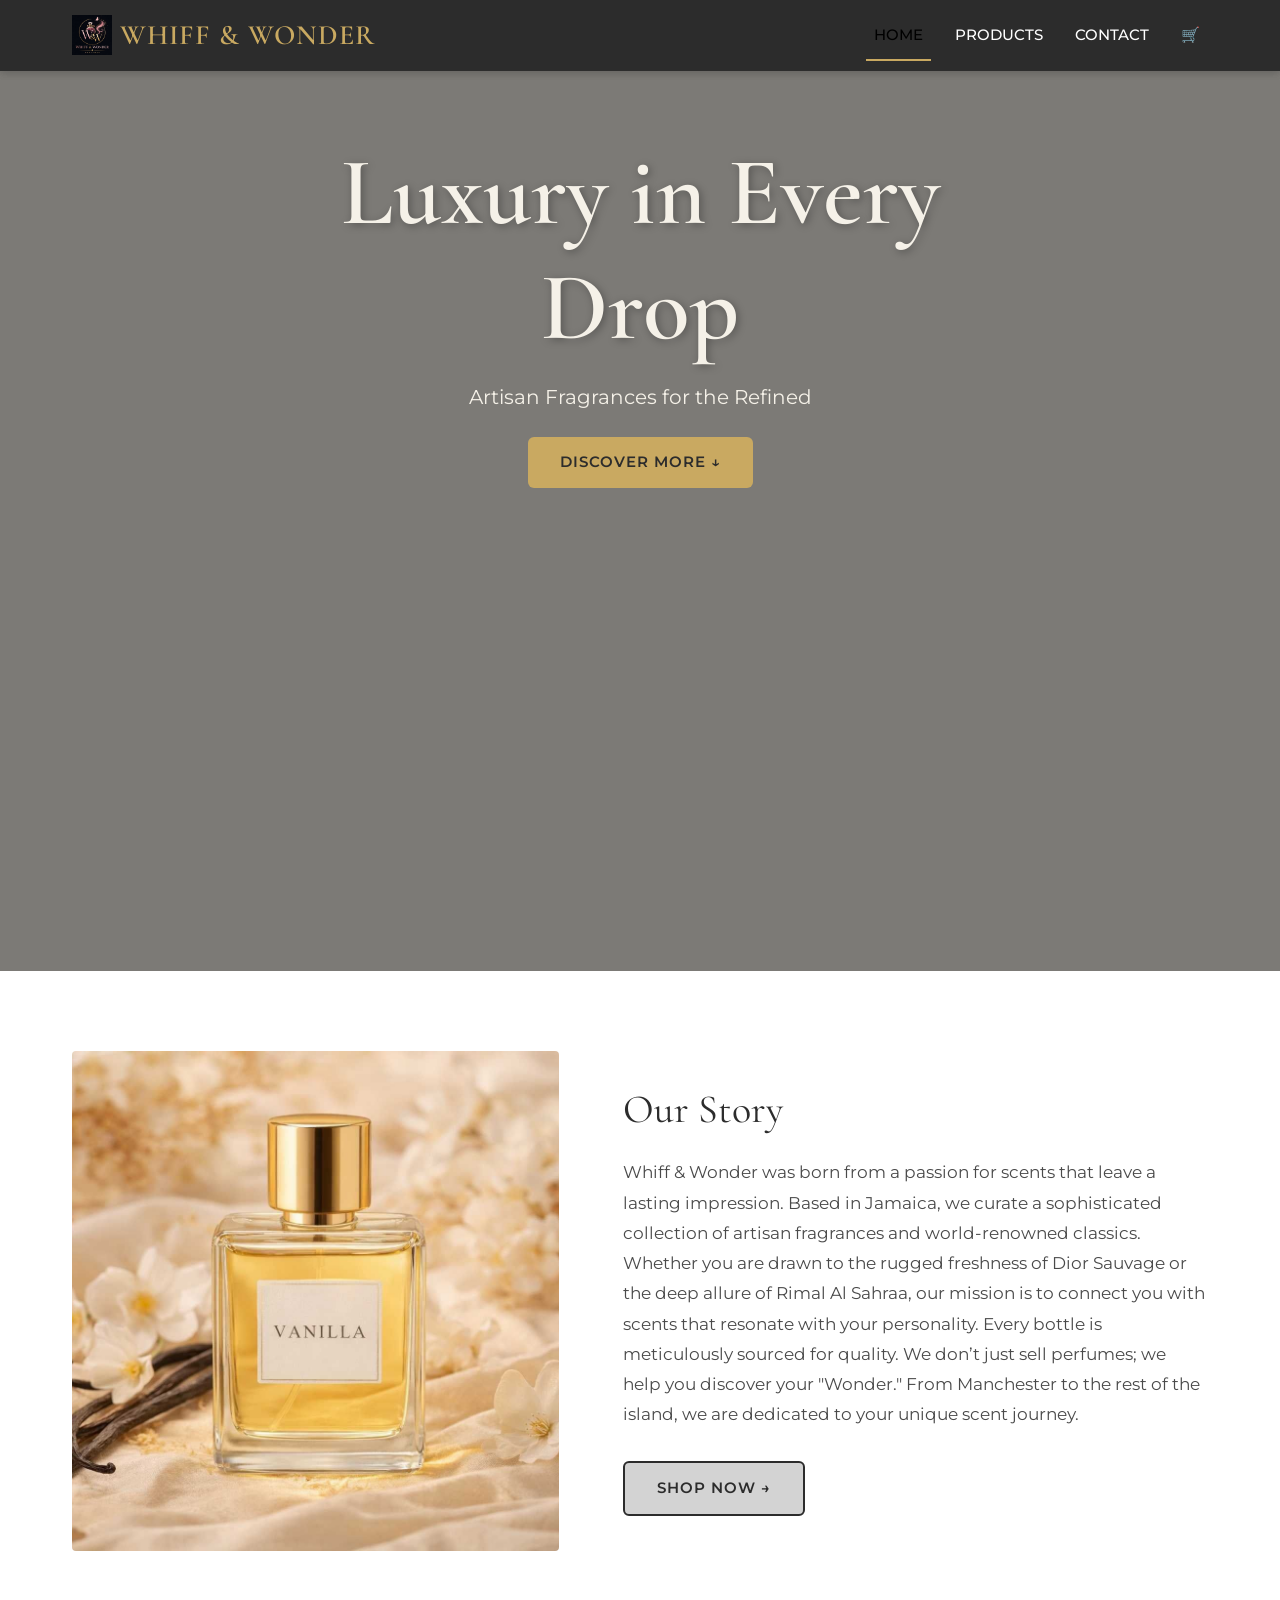
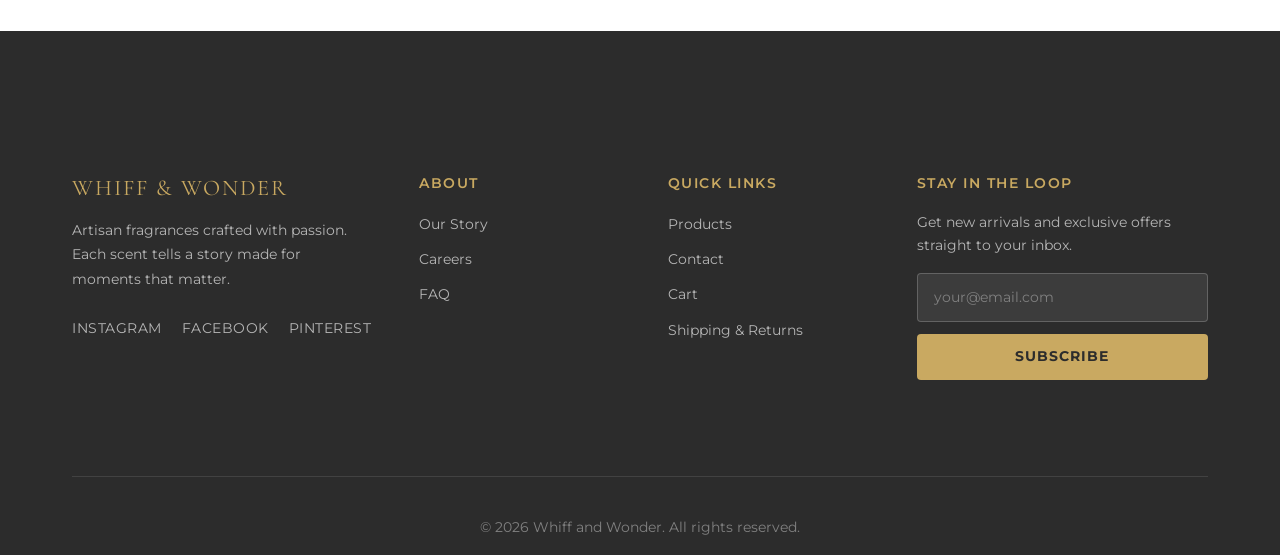
<file: index.html>
<!DOCTYPE html>
<html lang="en">

<head>
    <meta charset="UTF-8">
    <meta name="viewport" content="width=device-width, initial-scale=1.0">
    <title>Whiff & Wonder | Artisan Fragrances</title>

    <link href="https://cdn.jsdelivr.net/npm/bootstrap@5.3.0/dist/css/bootstrap.min.css" rel="stylesheet">

    <link rel="stylesheet" href="css/style.css">
    <link rel="stylesheet" href="css/index.css">
</head>

<body>
    <!-- Header Section Global  -->
    <header id="header-placeholder"></header>

    <main>
        <!-- Hero Section with Slider -->
        <section class="hero">
            <figure class="slider">
                <img src="images/FE.jpeg" alt="French Essence">
                <img src="images/simone.jpeg" alt="Apricot Innocence">
                <img src="images/vickiC2.jpeg" alt="Vicki's Secret Bombshell">
                <img src="images/ysl_sauvage2.jpeg" alt="Dior Sauvage">
                <img src="images/asad.jpeg" alt="Lattafa Asad">
                <figcaption class="hero-content">
                    <h1>Luxury in Every Drop</h1>
                    <p>Artisan Fragrances for the Refined</p>
                    <a href="#about" class="btn btn-primary">Discover More ↓</a>
                </figcaption>
            </figure>
        </section>

        <!-- About Section -->
        <section id="about" class="about">
            <section class="about-content container">
                <img src="images/vanilla.jpeg" alt="Artisan at work" class="about-image">
                <article class="about-text">
                    <h2>Our Story</h2>
                    <p class="long-para">
                        Whiff & Wonder was born from a passion for scents that leave a lasting impression. Based in
                        Jamaica, we curate a sophisticated collection of artisan fragrances and world-renowned classics.
                        Whether you are drawn to the rugged freshness of Dior Sauvage or the deep allure of Rimal Al
                        Sahraa, our mission is to connect you with scents that resonate with your personality. Every
                        bottle is meticulously sourced for quality. We don’t just sell perfumes; we help you discover
                        your "Wonder." From Manchester to the rest of the island, we are dedicated to your unique scent
                        journey.
                    </p>
                    <a href="products.html" class="btn btn-secondary">Shop Now →</a>
                </article>
            </section>
        </section>
    </main>

    <!-- Footer Section Global-->
    <footer id="footer-placeholder"></footer>

    <script src="js/includes.js"></script>
    <script src="js/main.js"></script>
    <script src="https://cdn.jsdelivr.net/npm/bootstrap@5.3.0/dist/js/bootstrap.bundle.min.js"></script>
</body>

</html>
</file>
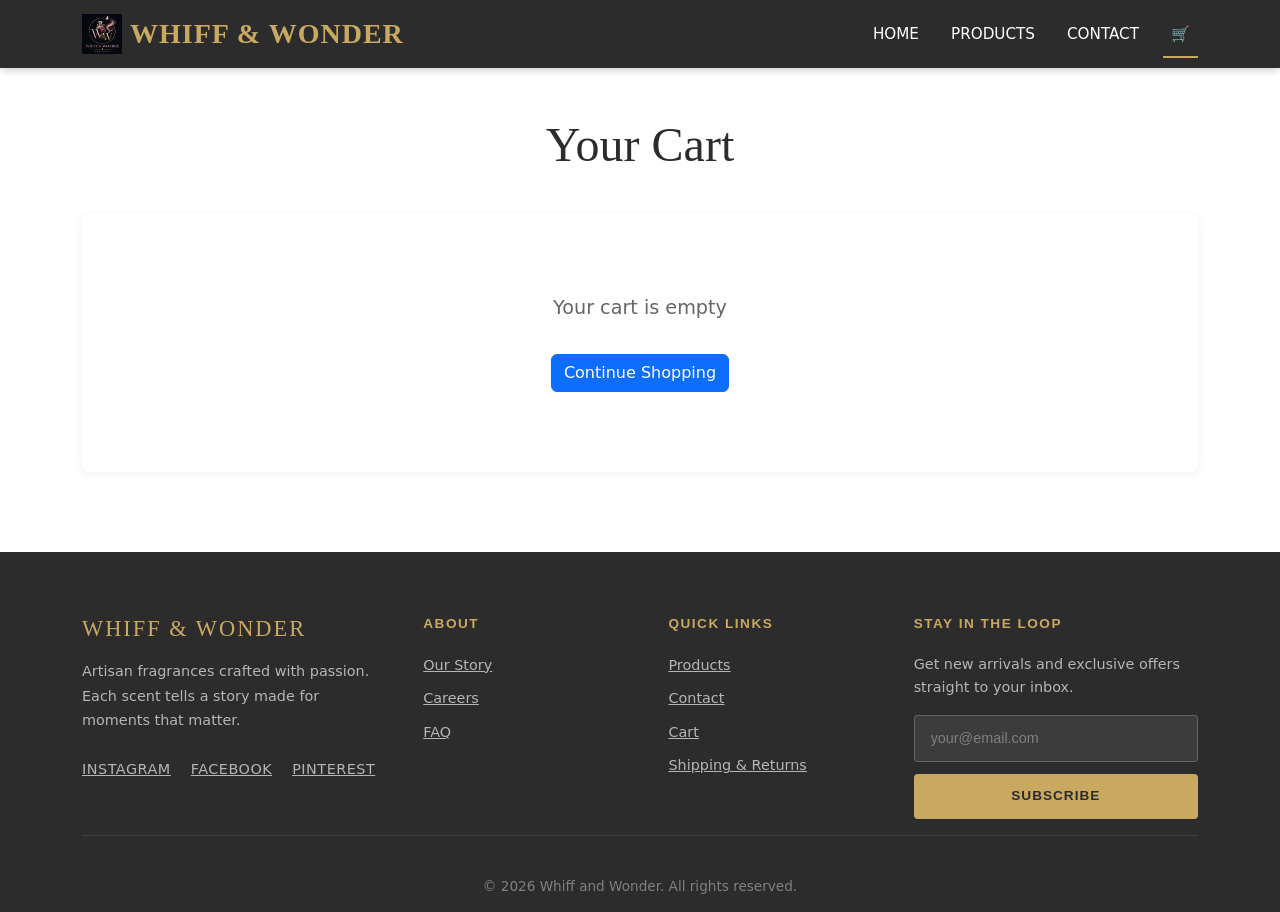
<file: cart.html>
<!DOCTYPE html>
<html lang="en">

<head>
    <meta charset="UTF-8">
    <meta name="viewport" content="width=device-width, initial-scale=1.0">
    <meta name="description" content="Your shopping cart at Whiff and Wonder">
    <title>Cart | Whiff & Wonder</title>

    <link href="https://cdn.jsdelivr.net/npm/bootstrap@5.3.0/dist/css/bootstrap.min.css" rel="stylesheet">

    <link rel="stylesheet" href="css/style.css">
    <link rel="stylesheet" href="css/cart.css">
</head>

<body>

    <!-- Header Section Global -->
    <header id="header-placeholder"></header>

    <main class="container">

        <!-- Cart Header -->
        <section class="cart-header">
            <h1>Your Cart</h1>
        </section>

        <!-- Empty Cart Message -->
        <section class="empty-cart" id="emptyCart">
            <p>Your cart is empty</p>
            <a href="products.html" class="btn btn-primary">Continue Shopping</a>
        </section>

        <!-- Cart Container -->
        <section class="cart-container hidden" id="cartContainer">

            <!-- Cart Items Table -->
            <section class="cart-items">
                <table class="cart-table">
                    <thead>
                        <tr>
                            <th scope="col">Item</th>
                            <th scope="col">Name</th>
                            <th scope="col">Quantity</th>
                            <th scope="col">Price</th>
                            <th scope="col"><span class="visually-hidden">Remove</span></th>
                        </tr>
                    </thead>
                    <tbody id="cartItems">
                    </tbody>
                </table>
            </section>

            <!-- Order Summary -->
            <aside class="cart-summary">
                <h2>Order Summary</h2>

                <dl class="summary-list">
                    <dt>Subtotal</dt>
                    <dd id="subtotal">$0.00</dd>

                    <dt>Shipping</dt>
                    <dd id="shipping">$0.00</dd>

                    <dt class="total">Total</dt>
                    <dd id="total" class="total">$0.00</dd>
                </dl>

                <button class="btn btn-primary" onclick="proceedToCheckout()">
                    Proceed to Checkout
                </button>
            </aside>

        </section>
    </main>

    <!-- Footer Section Global-->
    <footer id="footer-placeholder"></footer>

    <script src="js/includes.js"></script>
    <script src="js/main.js"></script>
    <script src="https://cdn.jsdelivr.net/npm/bootstrap@5.3.0/dist/js/bootstrap.bundle.min.js"></script>

</body>

</html>
</file>
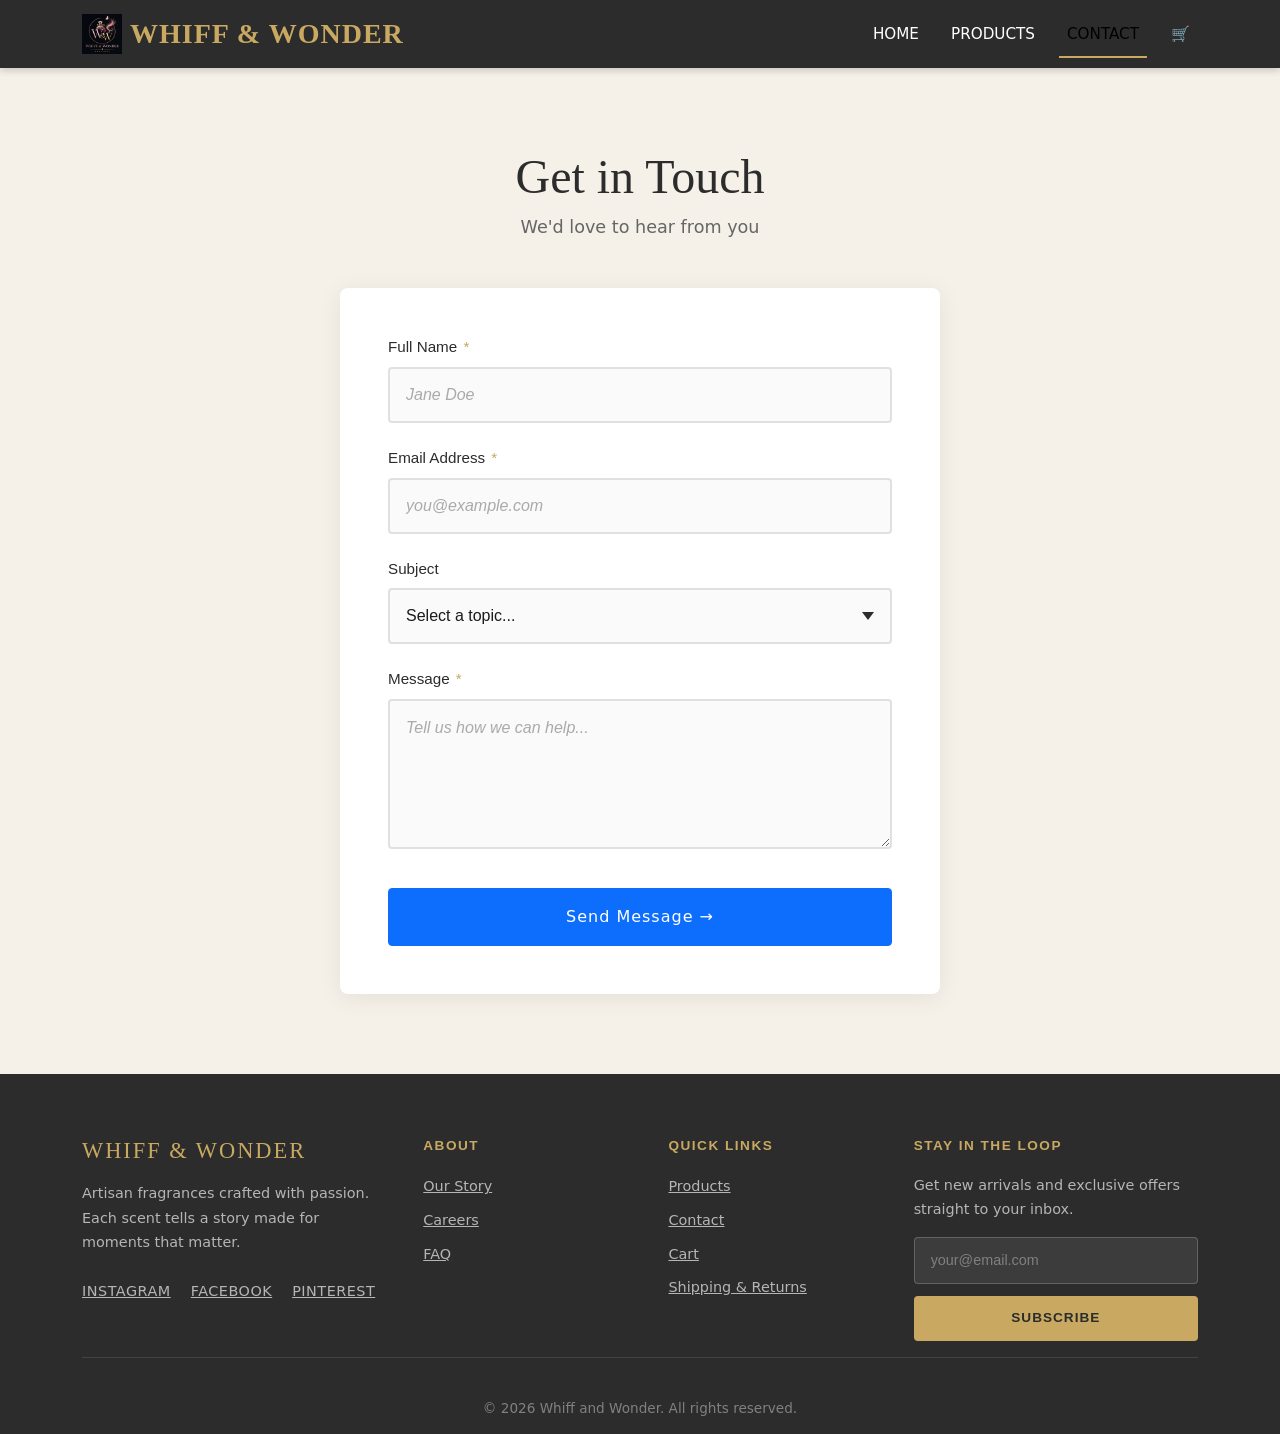
<file: contact.html>
<!DOCTYPE html>
<html lang="en">

<head>
    <meta charset="UTF-8">
    <meta name="viewport" content="width=device-width, initial-scale=1.0">
    <meta name="description" content="Get in touch with Whiff and Wonder">
    <title>Contact Us | Whiff & Wonder</title>

    <link href="https://cdn.jsdelivr.net/npm/bootstrap@5.3.0/dist/css/bootstrap.min.css" rel="stylesheet">
    <link rel="stylesheet" href="css/style.css">
    <link rel="stylesheet" href="css/contact.css">
</head>

<body>

    <!-- Header Section Global -->
    <header id="header-placeholder"></header>

    <main>
        <section class="contact">
            <div class="container">

                <!-- Contact Header -->
                <hgroup class="contact-header">
                    <h1>Get in Touch</h1>
                    <p>We'd love to hear from you</p>
                </hgroup>

                <!-- Success Banner -->
                <p id="successBanner" class="success-banner" hidden>
                    ✓ Thank you! We'll be in touch soon.
                </p>

                <!-- Contact Form -->
                <form id="contactForm" class="contact-form" novalidate>

                    <fieldset class="form-group">
                        <label for="fullName">Full Name <abbr title="required">*</abbr></label>
                        <input type="text" id="fullName" name="fullName" required placeholder="Jane Doe"
                            aria-describedby="nameError">
                        <small id="nameError" class="error-message" hidden>
                            Please enter your full name (letters only)
                        </small>
                    </fieldset>

                    <fieldset class="form-group">
                        <label for="email">Email Address <abbr title="required">*</abbr></label>
                        <input type="email" id="email" name="email" required placeholder="you@example.com"
                            aria-describedby="emailError">
                        <small id="emailError" class="error-message" hidden>
                            Please enter a valid email address
                        </small>
                    </fieldset>

                    <fieldset class="form-group">
                        <label for="subject">Subject</label>
                        <select id="subject" name="subject">
                            <option value="" disabled selected>Select a topic...</option>
                            <option value="order">Order Enquiry</option>
                            <option value="product">Product Question</option>
                            <option value="wholesale">Wholesale</option>
                            <option value="other">Other</option>
                        </select>
                    </fieldset>

                    <fieldset class="form-group">
                        <label for="message">Message <abbr title="required">*</abbr></label>
                        <textarea id="message" name="message" required placeholder="Tell us how we can help..."
                            aria-describedby="messageError"></textarea>
                        <small id="messageError" class="error-message" hidden>
                            Please enter your message
                        </small>
                    </fieldset>

                    <button type="submit" class="btn btn-primary w-100">
                        Send Message →
                    </button>

                </form>

            </div>
        </section>
    </main>

    <!-- Footer Section Global-->
    <footer id="footer-placeholder"></footer>

    <script src="js/includes.js"></script>
    <script src="js/main.js"></script>
    <script src="https://cdn.jsdelivr.net/npm/bootstrap@5.3.0/dist/js/bootstrap.bundle.min.js"></script>

</body>

</html>
</file>
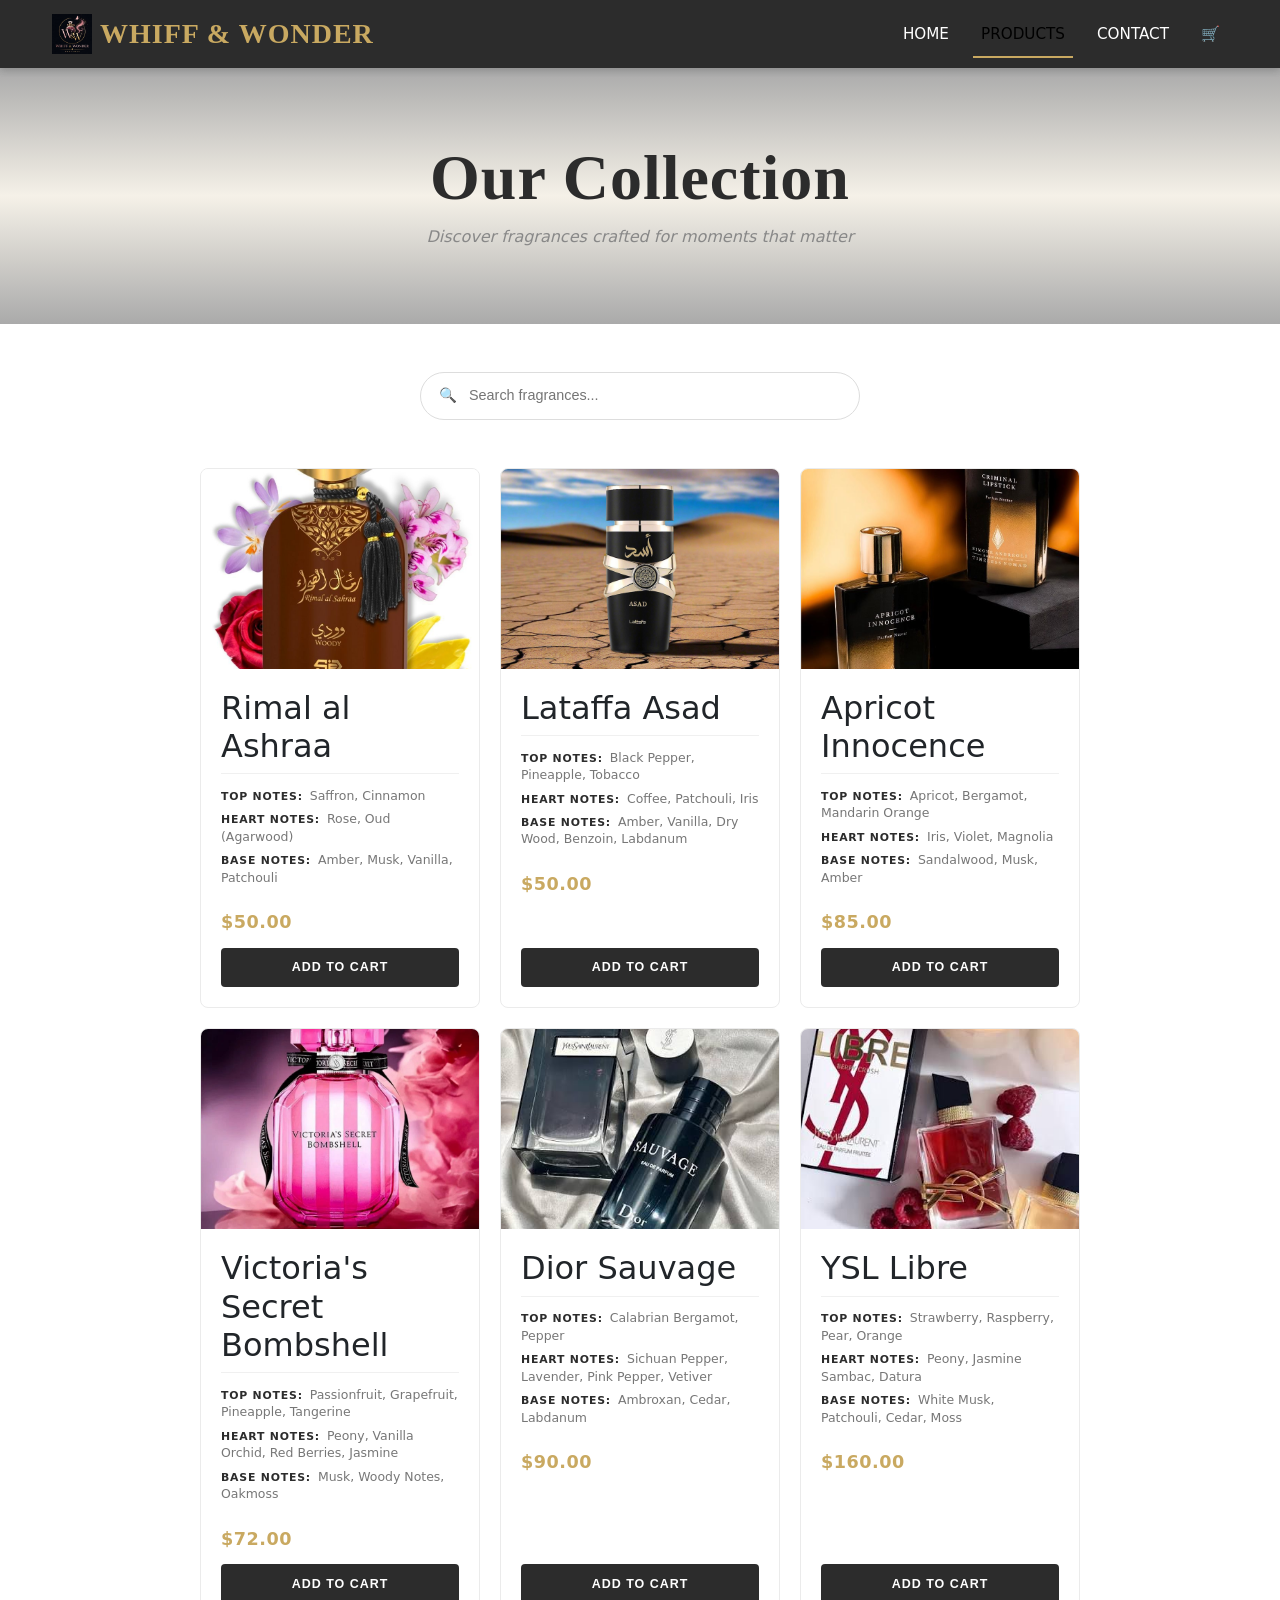
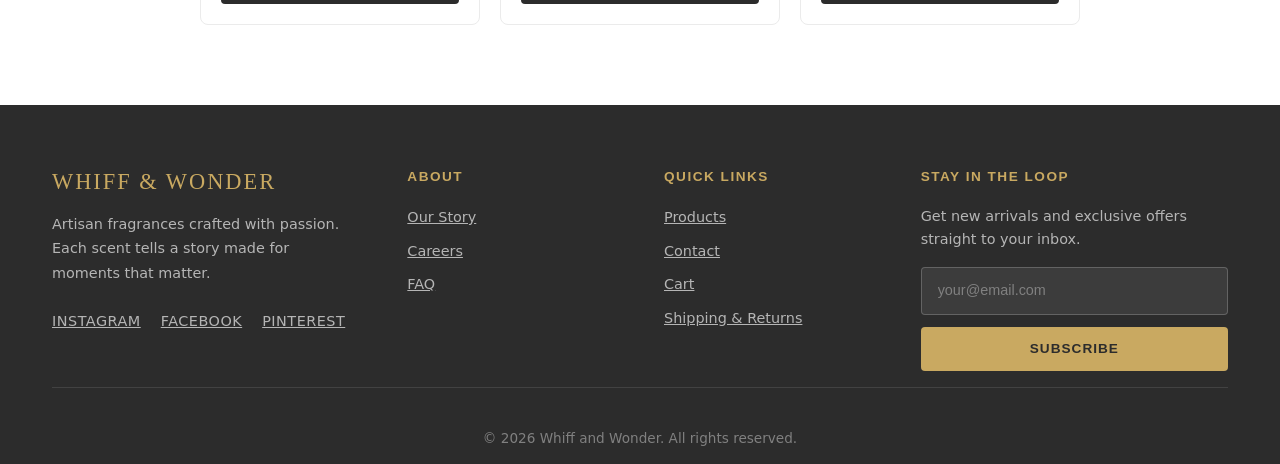
<file: products.html>
<!DOCTYPE html>
<html lang="en">

<head>
    <meta charset="UTF-8">
    <meta name="viewport" content="width=device-width, initial-scale=1.0">
    <meta name="description" content="Browse our collection of artisan fragrances">
    <title>Our Collection | Whiff & Wonder</title>

    <link href="https://cdn.jsdelivr.net/npm/bootstrap@5.3.0/dist/css/bootstrap.min.css" rel="stylesheet">

    <link rel="stylesheet" href="css/style.css">
    <link rel="stylesheet" href="css/products.css">
</head>

<body>
    <!-- Header Section Global -->
    <header id="header-placeholder"></header>

    <main class="container">

        <!-- Products Header -->
        <section class="products-header text-center mb-5">
            <h1>Our Collection</h1>
            <p class="lead">Discover fragrances crafted for moments that matter</p>
        </section>

        <!-- Search Bar -->
        <form class="search-bar mb-5 mx-auto">
            <label for="searchInput" class="visually-hidden">Search Fragrances</label>
            <input type="search" id="searchInput" placeholder="Search fragrances..." aria-label="Search fragrances">
        </form>

        <!-- Product Grid -->
        <section class="product-grid" id="productGrid">

            <!-- Product 1: Rimal al Ashraa -->
            <article class="product-card" data-name="Rimal al Ashraa">
                <img src="images/rimal.jpeg" alt="Rimal al Ashraa" class="product-image">
                <section class="product-info">
                    <h2>Rimal al Ashraa</h2>
                    <ul class="notes">
                        <li><strong>Top Notes:</strong> Saffron, Cinnamon</li>
                        <li><strong>Heart Notes:</strong> Rose, Oud (Agarwood)</li>
                        <li><strong>Base Notes:</strong> Amber, Musk, Vanilla, Patchouli</li>
                    </ul>
                    <p class="product-price">$50.00</p>
                    <button class="btn-primary" onclick="addToCart('Rimal al Ashraa', 50.00)">Add to Cart</button>
                </section>
            </article>

            <!-- Product 2: Lataffa Asad -->
            <article class="product-card" data-name="Lataffa Asad">
                <img src="images/asad.jpeg" alt="Lataffa Asad" class="product-image">
                <section class="product-info">
                    <h2>Lataffa Asad</h2>
                    <ul class="notes">
                        <li><strong>Top Notes:</strong> Black Pepper, Pineapple, Tobacco</li>
                        <li><strong>Heart Notes:</strong> Coffee, Patchouli, Iris</li>
                        <li><strong>Base Notes:</strong> Amber, Vanilla, Dry Wood, Benzoin, Labdanum</li>
                    </ul>

                    <p class="product-price">$50.00</p>
                    <button class="btn-primary" onclick="addToCart('Lataffa Asad', 50.00)">Add to Cart</button>
                </section>
            </article>

            <!-- Product 3: Apricot -->
            <article class="product-card" data-name="Apricot Innocence">
                <img src="images/simone.jpeg" alt="Apricot Innocence" class="product-image">
                <section class="product-info">
                    <h2>Apricot Innocence</h2>
                    <ul class="notes">
                        <li><strong>Top Notes:</strong> Apricot, Bergamot, Mandarin Orange</li>
                        <li><strong>Heart Notes:</strong> Iris, Violet, Magnolia</li>
                        <li><strong>Base Notes:</strong> Sandalwood, Musk, Amber</li>
                    </ul>
                    <p class="product-price">$85.00</p>
                    <button class="btn-primary" onclick="addToCart('Apricot Innocence', 85.00)">Add to Cart</button>
                </section>
            </article>

            <!-- Product 4: Bombshell -->
            <article class="product-card" data-name="Victoria Secret Bombshell">
                <img src="images/vickiC2.jpeg" alt="Bombshell" class="product-image">
                <section class="product-info">
                    <h2>Victoria's Secret Bombshell</h2>
                    <ul class="notes">
                        <li><strong>Top Notes:</strong> Passionfruit, Grapefruit, Pineapple, Tangerine</li>
                        <li><strong>Heart Notes:</strong> Peony, Vanilla Orchid, Red Berries, Jasmine</li>
                        <li><strong>Base Notes:</strong> Musk, Woody Notes, Oakmoss</li>
                    </ul>

                    <p class="product-price">$72.00</p>
                    <button class="btn-primary" onclick="addToCart('Victoria Secret Bombshell', 120.00)">Add to
                        Cart</button>
                </section>
            </article>

            <!-- Product 5: Dior -->
            <article class="product-card" data-name="Dior Sauvage">
                <img src="images/ysl_sauvage.jpeg" alt="Dior Sauvage" class="product-image">
                <section class="product-info">
                    <h2>Dior Sauvage</h2>
                    <ul class="notes">
                        <li><strong>Top Notes:</strong> Calabrian Bergamot, Pepper</li>
                        <li><strong>Heart Notes:</strong> Sichuan Pepper, Lavender, Pink Pepper, Vetiver</li>
                        <li><strong>Base Notes:</strong> Ambroxan, Cedar, Labdanum</li>
                    </ul>
                    <p class="product-price">$90.00</p>
                    <button class="btn-primary" onclick="addToCart('Dior Sauvage',90.00)">Add to
                        Cart</button>
                </section>
            </article>

            <!-- Product 6: YSL Libre -->
            <article class="product-card" data-name="YSL Libre">
                <img src="images/ysl_cherry.jpeg" alt="YSL Libre" class="product-image">
                <section class="product-info">
                    <h2>YSL Libre</h2>
                    <ul class="notes">
                        <li><strong>Top Notes:</strong> Strawberry, Raspberry, Pear, Orange</li>
                        <li><strong>Heart Notes:</strong> Peony, Jasmine Sambac, Datura</li>
                        <li><strong>Base Notes:</strong> White Musk, Patchouli, Cedar, Moss</li>
                    </ul>

                    <p class="product-price">$160.00</p>
                    <button class="btn-primary" onclick="addToCart('YSL Libre', 50.00)">Add to Cart</button>
                </section>
            </article>

        </section>
    </main>

    <!-- Footer Section Global-->
    <footer id="footer-placeholder"></footer>

    <script src="js/includes.js"></script>
    <script src="js/main.js"></script>
    <script src="https://cdn.jsdelivr.net/npm/bootstrap@5.3.0/dist/js/bootstrap.bundle.min.js"></script>
</body>

</html>
</file>
<file: css/style.css>
/* === CSS Variables (Design Tokens) === */
:root {
    /* Colors */
    --color-cream: #F5F1E8;
    --color-charcoal: #2C2C2C;
    --color-gold: #C9A961;
    --color-text-dark: #1A1A1A;
    --color-text-light: #FFFFFF;
    --color-gray: #aaa;
    --color-border: #D4CFC0;
    --color-error: #D32F2F;
    --color-success: #2E7D32;

    /* Typography */
    --font-primary: 'Cormorant Garamond', serif;
    --font-secondary: 'Montserrat', sans-serif;

    /* Spacing */
    --spacing-xs: 0.5rem;
    --spacing-sm: 1rem;
    --spacing-md: 2rem;
    --spacing-lg: 4rem;
    --spacing-xl: 5rem;

    /* Layout */
    --container-max: 1200px;
    --section-padding: 5rem;
    --section-padding-mobile: 2.5rem;
}


/* Cart Badge global  */
.cart-badge {
    position: absolute;
    top: -8px;
    right: -10px;
    background-color: var(--color-gold);
    color: var(--color-charcoal);
    font-size: 0.65rem;
    font-weight: 700;
    font-family: var(--font-secondary);
    min-width: 18px;
    height: 18px;
    border-radius: 50%;
    display: flex;
    align-items: center;
    justify-content: center;
    padding: 0 3px;
    line-height: 1;
    pointer-events: none;
}

/* Toast Notification for Badge */
.cart-toast {
    position: fixed;
    bottom: 2rem;
    right: 2rem;
    background-color: var(--color-charcoal);
    color: var(--color-text-light);
    padding: 0.875rem 1.5rem;
    border-radius: 4px;
    font-family: var(--font-secondary);
    font-size: 0.9rem;
    font-weight: 500;
    box-shadow: 0 8px 24px rgba(0, 0, 0, 0.2);
    transform: translateY(20px);
    opacity: 0;
    transition: all 0.3s ease;
    z-index: 9999;
    border-left: 3px solid var(--color-gold);
}

.cart-toast.show {
    transform: translateY(0);
    opacity: 1;
}


/*  MEDIA QUERIES
These breakpoints are based on common device widths and can be adjusted as needed.
TABLET (992px and below) --- */
@media (max-width: 992px) {

    /* Navbar */
    .navbar-nav {
        gap: 1.25rem;
    }

    /* Hero */
    .hero h1 {
        font-size: 3rem;
    }

    .hero p {
        font-size: 1.1rem;
    }

    /* About — stack image above text */
    .about-content {
        flex-direction: column;
        gap: 2rem;
    }

    .about-image {
        height: 350px;
    }

    /* Footer */
    .footer-content {
        gap: 1.5rem;
    }
}


/* MOBILE (768px and below) */
@media (max-width: 768px) {

    /* Typography */
    h1 {
        font-size: 2.5rem;
    }

    h2 {
        font-size: 1.75rem;
    }

    h3 {
        font-size: 1.4rem;
    }

    /* Section padding */
    section {
        padding: 3rem 0;
    }

    /* Hero */
    .hero h1 {
        font-size: 2.25rem;
    }

    .hero p {
        font-size: 1rem;
    }

    .hero-content {
        margin-top: 4rem;
    }

    /* About */
    .about-content {
        flex-direction: column;
    }

    .about-image {
        height: 260px;
    }

    /* Buttons */
    .btn {
        padding: 0.75rem 1.5rem;
        font-size: 0.85rem;
    }

    /* Footer — stack all columns */
    .footer-content {
        flex-direction: column;
        gap: 1.5rem;
    }

    .footer-column {
        flex: 1 1 100%;
    }
}


/* --- SMALL MOBILE (480px and below) --- */
@media (max-width: 480px) {

    .hero h1 {
        font-size: 1.75rem;
    }

    .container {
        padding: 0 1rem;
    }

    .logo {
        font-size: 1.25rem;
    }

    .logo-img {
        height: 30px;
    }
}
</file>
<file: css/index.css>
/* Google Fonts Import */
@import url('https://fonts.googleapis.com/css2?family=Cormorant+Garamond:wght@300;400;500;600;700&family=Montserrat:wght@300;400;500;600;700&display=swap');

* {
    margin: 0;
    padding: 0;
    box-sizing: border-box;
}

/*  Typography */
body {
    font-family: var(--font-secondary);
    font-size: 1rem;
    line-height: 1.6;
    color: var(--color-text-dark);
    background-color: var(--color-cream);
}

h1,
h2,
h3,
h4,
h5,
h6 {
    font-family: var(--font-primary);
    font-weight: 400;
    line-height: 1.2;
    color: var(--color-charcoal);
}

h1 {
    font-size: 3.5rem;
}

h2 {
    font-size: 2.5rem;
}

h3 {
    font-size: 1.75rem;
}

p {
    margin-bottom: 1rem;
}

a {
    text-decoration: none;
    color: inherit;
    transition: all 0.3s ease;
}

/* Layout */
.container {
    max-width: var(--container-max);
    margin: 0 auto;
    padding: 0 var(--spacing-md);
}

main {
    min-height: calc(100vh - 400px);
}

section {
    padding: var(--section-padding) 0;
}

/* Header & Navigation  */
header {
    background-color: var(--color-charcoal);
    box-shadow: 0 2px 8px rgba(0, 0, 0, 0.1);
    position: sticky;
    top: 0;
    z-index: 1000;
    width: 100%;
}

nav.navbar {
    display: flex;
    align-items: center;
    min-height: 60px;
}

.navbar-nav {
    display: flex;
    flex-direction: row;
    gap: 1rem;
    list-style: none;
    margin-left: auto;
    align-items: center;
}

.logo {
    font-family: var(--font-primary);
    font-size: 1.75rem;
    font-weight: 600;
    color: var(--color-gold);
    text-decoration: none;
    white-space: nowrap;
    letter-spacing: 1px;
    display: flex;
    align-items: center;
}

.logo-img {
    height: 40px;
    width: auto;
    margin-right: 0.5rem;
    display: block;
}

.navbar-collapse {
    flex-basis: 100%;
    flex-grow: 1;
    display: flex;
    align-items: center;
}

.nav-link {
    color: var(--color-text-light);
    font-size: 0.95rem;
    font-weight: 500;
    text-transform: uppercase;
    position: relative;
    text-decoration: none;
    transition: color 0.3s ease;
}

/* Underline Animation */
.nav-link::after {
    content: '';
    position: absolute;
    bottom: -5px;
    left: 0;
    width: 0;
    height: 2px;
    background-color: var(--color-gold);
    transition: width 0.3s ease;
}

.nav-link:hover::after,
.nav-link.active::after {
    width: 100%;
}

.navbar-nav .nav-link:hover {
    color: var(--color-gold);
}

/* Hamburger Icon */
.navbar-toggler {
    border-color: var(--color-gold);
}

/* Hero Section */
.hero {
    position: relative;
    height: 100vh;
    width: 100%;
    display: flex;
    flex-direction: column;
    align-items: center;
    text-align: center;
    overflow: hidden;
    background-color: var(--color-cream);

}

.hero-content {
    position: relative;
    z-index: 10;
    color: var(--color-text-dark);
    max-width: 800px;
    padding: 0 var(--spacing-md);
    width: 100%;
    margin-left: 15rem;
    margin-top: 4rem;
    display: flex;
    flex-direction: column;
    align-items: center;
}

.hero h1 {
    color: var(--color-cream);
    margin-bottom: 1rem;
    font-size: 6rem;
    font-weight: 600;
    text-shadow: 2px 2px 8px rgba(0, 0, 0, 0.3);
}

.hero p {
    font-size: 1.25rem;
    margin-bottom: 1.5rem;
    font-weight: 400;
    color: var(--color-cream);
}

.hero .btn {
    background-color: var(--color-gold);
    color: var(--color-charcoal);
}

/*  Buttons  */
.btn {
    display: inline-block;
    padding: 0.875rem 2rem;
    font-family: var(--font-secondary);
    font-size: 0.95rem;
    font-weight: 600;
    text-transform: uppercase;
    letter-spacing: 1px;
    border: none;
    cursor: pointer;
    transition: all 0.3s ease;
    text-align: center;
}

.btn-primary {
    background-color: var(--color-gold);
    color: var(--color-charcoal);
}

.btn-primary:hover {
    background-color: #B89850;
    transform: translateY(-2px);
    box-shadow: 0 4px 12px rgba(201, 169, 97, 0.3);
}

.btn-secondary {
    color: var(--color-charcoal);
    border: 2px solid var(--color-charcoal);
    background-color: lightgray;
}


.btn-secondary:hover {
    background-color: var(--color-charcoal);
    color: var(--color-cream);
}

/* Image Slider */
.slider {
    position: absolute;
    top: 0;
    left: 0;
    width: 100%;
    height: 100%;
    z-index: 1;
}

.slider img {
    position: absolute;
    top: 0;
    left: 0;
    width: 100%;
    height: 100%;
    object-fit: fill;
    opacity: 0;
    animation: slideShow 25s infinite;
}

.slider img:nth-child(1) {
    animation-delay: 0s;
}

.slider img:nth-child(2) {
    animation-delay: 5s;
}

.slider img:nth-child(3) {
    animation-delay: 10s;
}

.slider img:nth-child(4) {
    animation-delay: 15s;
}

.slider img:nth-child(5) {
    animation-delay: 20s;
}

@keyframes slideShow {
    0% {
        opacity: 0;
    }

    5% {
        opacity: 1;
    }

    /* Fade in */
    20% {
        opacity: 1;
    }

    /* Stay visible */
    25% {
        opacity: 0;
    }

    /* Fade out */
    100% {
        opacity: 0;
    }
}

.slider::after {
    content: '';
    position: absolute;
    top: 0;
    left: 0;
    width: 100%;
    height: 100%;
    /* This creates the hazy cream look */
    background-color: var(--color-charcoal);
    opacity: 0.6;
    /* Adjust this (0.1 to 0.6) for more or less haze */
    z-index: 2;
    /* Sits above the images */
}

/* About Section */
.about {
    background-color: var(--color-text-light);
    padding: var(--section-padding) 0;
}

.about-content {
    display: grid;
    grid-template-columns: 1fr 1.2fr;
    gap: 4rem;
    align-items: center;
}

.about-image {
    width: 100%;
    height: 500px;
    object-fit: cover;
    border-radius: 4px;
}

.about-text h2 {
    margin-bottom: 1.5rem;
    color: var(--color-charcoal);
}

.about-text p {
    font-size: 1.05rem;
    line-height: 1.8;
    color: #4A4A4A;
    margin-bottom: 2rem;
}



/*  Footer */
footer {
    background-color: var(--color-charcoal);
    color: var(--color-text-light);
    padding: 4rem 0 1rem;
}

/* Flexbox row — columns sit side by side */
.footer-content {
    display: flex;
    flex-wrap: wrap;
    gap: 3rem;
    margin-bottom: 1rem;
    padding-bottom: 1rem;
    border-bottom: 1px solid rgba(255, 255, 255, 0.1);
}

/* Each column grows equally but has a min width */
.footer-column {
    flex: 1 1 180px;
    /* grow | shrink | base width */
}

/* Brand column gets more base width */
.footer-brand {
    flex: 2 1 250px;
}

/* Newsletter column gets more base width */
.footer-newsletter {
    flex: 2 1 250px;
}

/* Brand Column  */
.footer-brand h3 {
    font-family: var(--font-primary);
    font-size: 1.4rem;
    color: var(--color-gold);
    letter-spacing: 2px;
    margin-bottom: 1rem;
}

.footer-brand p {
    font-size: 0.9rem;
    line-height: 1.7;
    color: rgba(255, 255, 255, 0.65);
    margin-bottom: 1.5rem;
}

/* Social links row */
.footer-socials {
    display: flex;
    gap: 1.25rem;
}

.footer-socials a {
    color: rgba(255, 255, 255, 0.65);
    font-size: 0.85rem;
    text-transform: uppercase;
    letter-spacing: 0.5px;
    transition: color 0.3s ease;
}

.footer-socials a:hover {
    color: var(--color-gold);
}

/*  Standard Columns */
.footer-column h4 {
    color: var(--color-gold);
    font-size: 0.85rem;
    text-transform: uppercase;
    letter-spacing: 1.5px;
    margin-bottom: 1.25rem;
    font-family: var(--font-secondary);
    font-weight: 600;
}

.footer-column ul li {
    margin-bottom: 0.6rem;
}

.footer-column a {
    color: rgba(255, 255, 255, 0.65);
    font-size: 0.9rem;
    transition: color 0.3s ease;
}

.footer-column a:hover {
    color: var(--color-gold);
}

/*  Newsletter Column */
.footer-newsletter p {
    font-size: 0.9rem;
    color: rgba(255, 255, 255, 0.65);
    margin-bottom: 1rem;
    line-height: 1.6;
}

/* Newsletter form — stacked by default */
.newsletter-form {
    display: flex;
    flex-direction: column;
    gap: 0.75rem;
}

.newsletter-form input {
    padding: 0.75rem 1rem;
    font-size: 0.9rem;
    font-family: var(--font-secondary);
    background-color: rgba(255, 255, 255, 0.08);
    border: 1px solid rgba(255, 255, 255, 0.2);
    border-radius: 4px;
    color: var(--color-text-light);
    transition: border-color 0.3s ease;
}

.newsletter-form input::placeholder {
    color: rgba(255, 255, 255, 0.35);
}

.newsletter-form input:focus {
    outline: none;
    border-color: var(--color-gold);
}

.newsletter-form button {
    padding: 0.75rem;
    background-color: var(--color-gold);
    color: var(--color-charcoal);
    border: none;
    border-radius: 4px;
    font-family: var(--font-secondary);
    font-size: 0.85rem;
    font-weight: 700;
    text-transform: uppercase;
    letter-spacing: 1px;
    cursor: pointer;
    transition: background-color 0.3s ease;
}

.newsletter-form button:hover {
    background-color: #B89850;
}

/*  Copyright  */
.footer-bottom {
    display: block;
    text-align: center;
    font-size: 0.85rem;
    color: rgba(255, 255, 255, 0.4);
    padding-top: 1.5rem;
}
</file>
<file: css/cart.css>
/* Header & Navigation */
header {
    background-color: var(--color-charcoal);
    box-shadow: 0 2px 8px rgba(0, 0, 0, 0.1);
    position: sticky;
    top: 0;
    z-index: 1000;
    width: 100%;
}

nav.navbar {
    display: flex;
    align-items: center;
    min-height: 60px;
}

.navbar-nav {
    display: flex;
    flex-direction: row;
    gap: 1rem;
    list-style: none;
    margin-left: auto;
    align-items: center;
}

.logo {
    font-family: var(--font-primary);
    font-size: 1.75rem;
    font-weight: 600;
    color: var(--color-gold);
    text-decoration: none;
    white-space: nowrap;
    letter-spacing: 1px;
    display: flex;
    align-items: center;
}

.logo-img {
    height: 40px;
    width: auto;
    margin-right: 0.5rem;
    display: block;
}

.navbar-collapse {
    flex-basis: 100%;
    flex-grow: 1;
    display: flex;
    align-items: center;
}

.nav-link {
    color: var(--color-text-light);
    font-size: 0.95rem;
    font-weight: 500;
    text-transform: uppercase;
    position: relative;
    text-decoration: none;
    transition: color 0.3s ease;
}

/* Underline Animation */
.nav-link::after {
    content: '';
    position: absolute;
    bottom: -5px;
    left: 0;
    width: 0;
    height: 2px;
    background-color: var(--color-gold);
    transition: width 0.3s ease;
}

.nav-link:hover::after,
.nav-link.active::after {
    width: 100%;
}

.navbar-nav .nav-link:hover {
    color: var(--color-gold);
}

/* Hamburger Icon */
.navbar-toggler {
    border-color: var(--color-gold);
}

/*  Utility */
.hidden {
    display: none !important;
}

/* Cart Header */
.cart-header {
    text-align: center;
    padding: 3rem 0 2rem;
}

.cart-header h1 {
    font-family: var(--font-primary);
    font-size: 3rem;
    color: var(--color-charcoal);
}

/* Cart Container (grid: table + summary) */
.cart-container {
    display: grid;
    grid-template-columns: 2fr 1fr;
    gap: 3rem;
    align-items: start;
    padding-bottom: 5rem;
}

/*  Cart Items Panel */
.cart-items {
    background-color: #fff;
    border-radius: 8px;
    box-shadow: 0 2px 12px rgba(0, 0, 0, 0.06);
    overflow: hidden;
}

/* Cart Table  */
.cart-table {
    width: 100%;
    border-collapse: collapse;
    font-family: var(--font-secondary);
}

.cart-table thead {
    background-color: var(--color-charcoal);
    color: var(--color-text-light);
}

.cart-table thead th {
    padding: 1rem 1.25rem;
    font-size: 0.85rem;
    font-weight: 600;
    text-transform: uppercase;
    letter-spacing: 0.5px;
    text-align: left;
}

.cart-table tbody tr {
    border-bottom: 1px solid #e0e0e0;
    transition: background-color 0.2s ease;
}

.cart-table tbody tr:last-child {
    border-bottom: none;
}

.cart-table tbody tr:hover {
    background-color: #fafafa;
}

.cart-table tbody td {
    padding: 1.25rem;
    vertical-align: middle;
}

/*  Table Cell Styles */
.cart-item-image {
    width: 80px;
    height: 80px;
    object-fit: cover;
    border-radius: 4px;
    display: block;
}

.cart-item-name {
    font-family: var(--font-primary);
    font-size: 1.1rem;
    color: var(--color-charcoal);
}

.cart-item-qty {
    width: 70px;
    padding: 0.4rem 0.5rem;
    border: 2px solid #e0e0e0;
    border-radius: 4px;
    font-size: 1rem;
    font-family: var(--font-secondary);
    text-align: center;
    transition: border-color 0.3s ease;
}

.cart-item-qty:focus {
    outline: none;
    border-color: var(--color-gold);
}

.cart-item-price {
    font-size: 1.1rem;
    font-weight: 600;
    color: var(--color-gold);
    white-space: nowrap;
}

.remove-btn {
    background: none;
    border: none;
    font-size: 1.4rem;
    color: #bbb;
    cursor: pointer;
    transition: color 0.3s ease;
    line-height: 1;
    padding: 0.25rem;
}

.remove-btn:hover {
    color: #c0392b;
}

/* Empty Cart */
.empty-cart {
    text-align: center;
    padding: 5rem 2rem;
    background-color: #fff;
    border-radius: 8px;
    box-shadow: 0 2px 12px rgba(0, 0, 0, 0.06);
    margin-bottom: 5rem;
}

.empty-cart p {
    font-size: 1.2rem;
    color: #666;
    margin-bottom: 2rem;
}

/*  Cart Summary (Aside) */
aside.cart-summary {
    background-color: #fff;
    padding: 2rem;
    border-radius: 8px;
    box-shadow: 0 2px 12px rgba(0, 0, 0, 0.06);
    position: sticky;
    top: 100px;
}

.cart-summary h2 {
    font-family: var(--font-primary);
    font-size: 1.5rem;
    color: var(--color-charcoal);
    margin-bottom: 1.5rem;
    padding-bottom: 1rem;
    border-bottom: 2px solid #e0e0e0;
}

/* Summary List (dl/dt/dd)  */
.summary-list {
    display: grid;
    grid-template-columns: 1fr auto;
    gap: 0.75rem 1rem;
    margin: 0 0 1rem;
}

.summary-list dt {
    font-family: var(--font-secondary);
    font-size: 1rem;
    color: #555;
    font-weight: 400;
}

.summary-list dd {
    font-family: var(--font-secondary);
    font-size: 1rem;
    color: var(--color-charcoal);
    text-align: right;
    margin: 0;
}

.summary-list dt.total,
.summary-list dd.total {
    font-size: 1.2rem;
    font-weight: 700;
    color: var(--color-charcoal);
    padding-top: 0.75rem;
    border-top: 2px solid #e0e0e0;
    margin-top: 0.25rem;
}

.cart-summary .btn {
    width: 100%;
    margin-top: 1.5rem;
}

footer {
    background-color: var(--color-charcoal);
    color: var(--color-text-light);
    padding: 4rem 0 1rem;
}

/* Flexbox row — columns sit side by side */
.footer-content {
    display: flex;
    flex-wrap: wrap;
    gap: 3rem;
    margin-bottom: 1rem;
    padding-bottom: 1rem;
    border-bottom: 1px solid rgba(255, 255, 255, 0.1);
}

/* Each column grows equally but has a min width */
.footer-column {
    flex: 1 1 180px;
    /* grow | shrink | base width */
}

/* Brand column gets more base width */
.footer-brand {
    flex: 2 1 250px;
}

/* Newsletter column gets more base width */
.footer-newsletter {
    flex: 2 1 250px;
}

/*  Brand Column */
.footer-brand h3 {
    font-family: var(--font-primary);
    font-size: 1.4rem;
    color: var(--color-gold);
    letter-spacing: 2px;
    margin-bottom: 1rem;
}

.footer-brand p {
    font-size: 0.9rem;
    line-height: 1.7;
    color: rgba(255, 255, 255, 0.65);
    margin-bottom: 1.5rem;
}

/* Social links row */
.footer-socials {
    display: flex;
    gap: 1.25rem;
}

.footer-socials a {
    color: rgba(255, 255, 255, 0.65);
    font-size: 0.85rem;
    text-transform: uppercase;
    letter-spacing: 0.5px;
    transition: color 0.3s ease;
}

.footer-socials a:hover {
    color: var(--color-gold);
}

/* Standard Columns */
.footer-column h4 {
    color: var(--color-gold);
    font-size: 0.85rem;
    text-transform: uppercase;
    letter-spacing: 1.5px;
    margin-bottom: 1.25rem;
    font-family: var(--font-secondary);
    font-weight: 600;
}

.footer-column ul li {
    margin-bottom: 0.6rem;
}

.footer-column a {
    color: rgba(255, 255, 255, 0.65);
    font-size: 0.9rem;
    transition: color 0.3s ease;
}

.footer-column a:hover {
    color: var(--color-gold);
}

/*  Newsletter Column */
.footer-newsletter p {
    font-size: 0.9rem;
    color: rgba(255, 255, 255, 0.65);
    margin-bottom: 1rem;
    line-height: 1.6;
}

/* Newsletter form — stacked by default */
.newsletter-form {
    display: flex;
    flex-direction: column;
    gap: 0.75rem;
}

.newsletter-form input {
    padding: 0.75rem 1rem;
    font-size: 0.9rem;
    font-family: var(--font-secondary);
    background-color: rgba(255, 255, 255, 0.08);
    border: 1px solid rgba(255, 255, 255, 0.2);
    border-radius: 4px;
    color: var(--color-text-light);
    transition: border-color 0.3s ease;
}

.newsletter-form input::placeholder {
    color: rgba(255, 255, 255, 0.35);
}

.newsletter-form input:focus {
    outline: none;
    border-color: var(--color-gold);
}

.newsletter-form button {
    padding: 0.75rem;
    background-color: var(--color-gold);
    color: var(--color-charcoal);
    border: none;
    border-radius: 4px;
    font-family: var(--font-secondary);
    font-size: 0.85rem;
    font-weight: 700;
    text-transform: uppercase;
    letter-spacing: 1px;
    cursor: pointer;
    transition: background-color 0.3s ease;
}

.newsletter-form button:hover {
    background-color: #B89850;
}

/* Copyright */
.footer-bottom {
    display: block;
    text-align: center;
    font-size: 0.85rem;
    color: rgba(255, 255, 255, 0.4);
    padding-top: 1.5rem;
}
</file>
<file: css/contact.css>
/* === Contact Page Styles === */
/* Reset, variables, header, footer, and buttons live in style.css */

/* === Header & Navigation === */
header {
    background-color: var(--color-charcoal);
    box-shadow: 0 2px 8px rgba(0, 0, 0, 0.1);
    position: sticky;
    top: 0;
    z-index: 1000;
    width: 100%;
}

nav.navbar {
    display: flex;
    align-items: center;
    min-height: 60px;
}

.navbar-nav {
    display: flex;
    flex-direction: row;
    gap: 1rem;
    list-style: none;
    margin-left: auto;
    align-items: center;
}

.logo {
    font-family: var(--font-primary);
    font-size: 1.75rem;
    font-weight: 600;
    color: var(--color-gold);
    text-decoration: none;
    white-space: nowrap;
    letter-spacing: 1px;
    display: flex;
    align-items: center;
}

.logo-img {
    height: 40px;
    width: auto;
    margin-right: 0.5rem;
    display: block;
}

.navbar-collapse {
    flex-basis: 100%;
    flex-grow: 1;
    display: flex;
    align-items: center;
}

.nav-link {
    color: var(--color-text-light);
    font-size: 0.95rem;
    font-weight: 500;
    text-transform: uppercase;
    position: relative;
    text-decoration: none;
    transition: color 0.3s ease;
}

/* Underline Animation */
.nav-link::after {
    content: '';
    position: absolute;
    bottom: -5px;
    left: 0;
    width: 0;
    height: 2px;
    background-color: var(--color-gold);
    transition: width 0.3s ease;
}

.nav-link:hover::after,
.nav-link.active::after {
    width: 100%;
}

.navbar-nav .nav-link:hover {
    color: var(--color-gold);
}

/* Hamburger Icon */
.navbar-toggler {
    border-color: var(--color-gold);
}

/* === Contact Section Wrapper === */
.contact {
    background-color: var(--color-cream);
    padding: var(--section-padding) 0;
}

/* === Contact Header === */
.contact-header {
    text-align: center;
    margin-bottom: 3rem;
}

.contact-header h1 {
    font-family: var(--font-primary);
    font-size: 3rem;
    color: var(--color-charcoal);
    margin-bottom: 0.5rem;
}

.contact-header p {
    font-size: 1.1rem;
    color: #666;
}

/* === Contact Form Card === */
.contact-form {
    max-width: 600px;
    margin: 0 auto;
    background-color: var(--color-text-light);
    padding: 3rem;
    border-radius: 8px;
    box-shadow: 0 4px 24px rgba(0, 0, 0, 0.07);
}

/* === Form Groups (fieldsets) === */
.form-group {
    border: none;
    padding: 0;
    margin: 0 0 1.5rem 0;
}

.form-group label {
    display: block;
    margin-bottom: 0.5rem;
    font-weight: 500;
    font-family: var(--font-secondary);
    color: var(--color-charcoal);
    font-size: 0.95rem;
}

.form-group label abbr {
    text-decoration: none;
    color: var(--color-gold);
    margin-left: 2px;
}

/* === Inputs, Selects, Textarea === */
.form-group input,
.form-group select,
.form-group textarea {
    width: 100%;
    padding: 0.875rem 1rem;
    font-size: 1rem;
    font-family: var(--font-secondary);
    color: var(--color-text-dark);
    background-color: #fafafa;
    border: 2px solid #e0e0e0;
    border-radius: 4px;
    transition: border-color 0.3s ease, box-shadow 0.3s ease;
    appearance: none;
}

.form-group input:focus,
.form-group select:focus,
.form-group textarea:focus {
    outline: none;
    border-color: var(--color-gold);
    box-shadow: 0 0 0 3px rgba(201, 169, 97, 0.15);
    background-color: var(--color-text-light);
}

.form-group input::placeholder,
.form-group textarea::placeholder {
    color: var(--color-gray);
    font-style: italic;
}

/* Select arrow */
.form-group select {
    background-image: url("data:image/svg+xml,%3Csvg xmlns='http://www.w3.org/2000/svg' width='12' height='8' viewBox='0 0 12 8'%3E%3Cpath fill='%232C2C2C' d='M6 8L0 0h12z'/%3E%3C/svg%3E");
    background-repeat: no-repeat;
    background-position: right 1rem center;
    padding-right: 2.5rem;
    cursor: pointer;
}

/* Textarea */
.form-group textarea {
    resize: vertical;
    min-height: 150px;
    line-height: 1.6;
}

/* === Error States === */
.form-group.error input,
.form-group.error textarea {
    border-color: var(--color-error);
}

.error-message {
    display: none;
    color: var(--color-error);
    font-size: 0.85rem;
    margin-top: 0.4rem;
    font-family: var(--font-secondary);
}

.form-group.error .error-message {
    display: block;
}

/* === Submit Button === */
.contact-form .btn-primary {
    margin-top: 0.5rem;
    padding: 1rem;
    font-size: 1rem;
    letter-spacing: 1px;
    border-radius: 4px;
}

/* === Success Banner === */
.success-banner {
    max-width: 600px;
    margin: 0 auto 2rem;
    background-color: var(--color-gold);
    color: var(--color-charcoal);
    padding: 1rem 1.5rem;
    border-radius: 4px;
    text-align: center;
    font-weight: 600;
    font-family: var(--font-secondary);
}

footer {
    background-color: var(--color-charcoal);
    color: var(--color-text-light);
    padding: 4rem 0 1rem;
}

/* Flexbox row — columns sit side by side */
.footer-content {
    display: flex;
    flex-wrap: wrap;
    gap: 3rem;
    margin-bottom: 1rem;
    padding-bottom: 1rem;
    border-bottom: 1px solid rgba(255, 255, 255, 0.1);
}

/* Each column grows equally but has a min width */
.footer-column {
    flex: 1 1 180px;
    /* grow | shrink | base width */
}

/* Brand column gets more base width */
.footer-brand {
    flex: 2 1 250px;
}

/* Newsletter column gets more base width */
.footer-newsletter {
    flex: 2 1 250px;
}

/* === Brand Column === */
.footer-brand h3 {
    font-family: var(--font-primary);
    font-size: 1.4rem;
    color: var(--color-gold);
    letter-spacing: 2px;
    margin-bottom: 1rem;
}

.footer-brand p {
    font-size: 0.9rem;
    line-height: 1.7;
    color: rgba(255, 255, 255, 0.65);
    margin-bottom: 1.5rem;
}

/* Social links row */
.footer-socials {
    display: flex;
    gap: 1.25rem;
}

.footer-socials a {
    color: rgba(255, 255, 255, 0.65);
    font-size: 0.85rem;
    text-transform: uppercase;
    letter-spacing: 0.5px;
    transition: color 0.3s ease;
}

.footer-socials a:hover {
    color: var(--color-gold);
}

/* === Standard Columns === */
.footer-column h4 {
    color: var(--color-gold);
    font-size: 0.85rem;
    text-transform: uppercase;
    letter-spacing: 1.5px;
    margin-bottom: 1.25rem;
    font-family: var(--font-secondary);
    font-weight: 600;
}

.footer-column ul li {
    margin-bottom: 0.6rem;
}

.footer-column a {
    color: rgba(255, 255, 255, 0.65);
    font-size: 0.9rem;
    transition: color 0.3s ease;
}

.footer-column a:hover {
    color: var(--color-gold);
}

/* === Newsletter Column === */
.footer-newsletter p {
    font-size: 0.9rem;
    color: rgba(255, 255, 255, 0.65);
    margin-bottom: 1rem;
    line-height: 1.6;
}

/* Newsletter form — stacked by default */
.newsletter-form {
    display: flex;
    flex-direction: column;
    gap: 0.75rem;
}

.newsletter-form input {
    padding: 0.75rem 1rem;
    font-size: 0.9rem;
    font-family: var(--font-secondary);
    background-color: rgba(255, 255, 255, 0.08);
    border: 1px solid rgba(255, 255, 255, 0.2);
    border-radius: 4px;
    color: var(--color-text-light);
    transition: border-color 0.3s ease;
}

.newsletter-form input::placeholder {
    color: rgba(255, 255, 255, 0.35);
}

.newsletter-form input:focus {
    outline: none;
    border-color: var(--color-gold);
}

.newsletter-form button {
    padding: 0.75rem;
    background-color: var(--color-gold);
    color: var(--color-charcoal);
    border: none;
    border-radius: 4px;
    font-family: var(--font-secondary);
    font-size: 0.85rem;
    font-weight: 700;
    text-transform: uppercase;
    letter-spacing: 1px;
    cursor: pointer;
    transition: background-color 0.3s ease;
}

.newsletter-form button:hover {
    background-color: #B89850;
}

/* === Copyright === */
.footer-bottom {
    display: block;
    text-align: center;
    font-size: 0.85rem;
    color: rgba(255, 255, 255, 0.4);
    padding-top: 1.5rem;
}
</file>
<file: css/products.css>
/* Header & Navigation */

.container {
    max-width: var(--container-max);
    margin: 0 auto;
}

header {
    background-color: var(--color-charcoal);
    box-shadow: 0 2px 8px rgba(0, 0, 0, 0.1);
    position: sticky;
    top: 0;
    z-index: 1000;
    width: 100%;
}

nav.navbar {
    display: flex;
    align-items: center;
    min-height: 60px;
}

.navbar-nav {
    display: flex;
    flex-direction: row;
    gap: 1rem;
    list-style: none;
    margin-left: auto;
    align-items: center;
}

.logo {
    font-family: var(--font-primary);
    font-size: 1.75rem;
    font-weight: 600;
    color: var(--color-gold);
    text-decoration: none;
    white-space: nowrap;
    letter-spacing: 1px;
    display: flex;
    align-items: center;
}

.logo-img {
    height: 40px;
    width: auto;
    margin-right: 0.5rem;
    display: block;
}

.navbar-collapse {
    flex-basis: 100%;
    flex-grow: 1;
    display: flex;
    align-items: center;
}

.nav-link {
    color: var(--color-text-light);
    font-size: 0.95rem;
    font-weight: 500;
    text-transform: uppercase;
    position: relative;
    text-decoration: none;
    transition: color 0.3s ease;
}

/* Underline Animation */
.nav-link::after {
    content: '';
    position: absolute;
    bottom: -5px;
    left: 0;
    width: 0;
    height: 2px;
    background-color: var(--color-gold);
    transition: width 0.3s ease;
}

.nav-link:hover::after,
.nav-link.active::after {
    width: 100%;
}

.navbar-nav .nav-link:hover {
    color: var(--color-gold);
}

/* Hamburger Icon */
.navbar-toggler {
    border-color: var(--color-gold);
}



/* Products Header */
.products-header {
    padding: 3rem 1rem 1.5rem;
    background: linear-gradient(180deg, var(--color-gray)0%, var(--color-cream)50%, var(--color-gray)100%);
    margin: 0;
    height: 20vw;
    width: 100vw;
    position: relative;
    left: 50%;
    right: 50%;
    margin-left: -50vw;
    margin-right: -50vw;
}

.products-header h1 {
    font-family: var(--font-primary);
    font-size: 4rem;
    font-weight: 600;
    margin-bottom: 0.5rem;
    color: var(--color-charcoal);
    letter-spacing: 1px;
    display: flex;
    flex-direction: column;
    justify-content: center;
    margin-top: 1.5rem;

}

.products-header .lead {
    font-size: 1rem;
    color: #888;
    font-style: italic;
}

/* Search Bar */
.search-bar {
    max-width: 440px;
    margin: 0 auto 2.5rem;
    position: relative;
}

.search-bar::before {
    content: '🔍';
    position: absolute;
    left: 1.2rem;
    top: 50%;
    transform: translateY(-50%);
    font-size: 0.9rem;
    z-index: 1;
}

.search-bar input {
    width: 100%;
    padding: 0.75rem 1rem 0.75rem 3rem;
    font-size: 0.9rem;
    border: 1.5px solid #ddd;
    border-radius: 50px;
    outline: none;
    transition: border-color 0.3s ease, box-shadow 0.3s ease;
    font-family: var(--font-secondary);
    background: #fff;
}

.search-bar input:focus {
    border-color: var(--color-gold);
    box-shadow: 0 0 0 3px rgba(201, 169, 97, 0.12);
}

/* Product Grid */
.product-grid {
    display: flex;
    flex-wrap: wrap;
    justify-content: center;
    gap: 1.25rem;
    max-width: var(--container-max);
    margin: 0 auto;
    padding-bottom: 5rem;
}

/* Product Card */
.product-card {
    flex: 0 0 calc(25%- 1.5rem);
    max-width: 280px;
    min-width: 260px;
    background: var(--color-text-light);
    border-radius: 8px;
    overflow: hidden;
    display: flex;
    flex-direction: column;
    border: 1px solid #ebebeb;
    transition: all 0.4s cubic-bezier(0.165, 0.84, 0.44, 1);
    position: relative;

}

.product-card:hover {
    transform: translateY(-8px);
    box-shadow: 0 16px 32px rgba(0, 0, 0, 0.1);
    border-color: var(--color-gold);
}

/* Subtle gold top border on hover */
.product-card::before {
    content: '';
    position: absolute;
    top: 0;
    left: 0;
    right: 0;
    height: 3px;
    background: var(--color-gold);
    transform: scaleX(0);
    transition: transform 0.3s ease;
    transform-origin: left;
}

.product-card:hover::before {
    transform: scaleX(1);
}

/* Product Image */
.product-image {
    width: 100%;
    height: 200px;
    object-fit: cover;
    display: block;
    transition: transform 0.4s ease;
}

.product-card:hover .product-image {
    transform: scale(1.03);
}

/* Product Info  */
.product-info {
    padding: 1.25rem;
    display: flex;
    flex-direction: column;
    flex-grow: 1;

}

.product-info h3 {
    font-family: var(--font-primary);
    font-size: 1.5rem;
    font-weight: 500;
    margin-bottom: 0.6rem;
    color: var(--color-charcoal);
    line-height: 1.3;
    display: flex;
    justify-content: center;
}

/*  Fragrance Notes */
.notes {
    list-style: none;
    padding: 0;
    margin: 0 0 0.75rem;
    border-top: 1px solid #f0f0f0;
    padding-top: 0.6rem;
}

.notes li {
    font-size: 0.78rem;
    color: #777;
    padding: 3px 0;
    line-height: 1.4;
}

.notes li strong {
    color: var(--color-charcoal);
    text-transform: uppercase;
    font-size: 0.68rem;
    letter-spacing: 0.8px;
    margin-right: 3px;
}

/* Price */
.product-price {
    font-size: 1.1rem;
    font-weight: 700;
    color: var(--color-gold);
    margin: 0.5rem 0 0.75rem;
    letter-spacing: 0.5px;
}

/*  Add to Cart Button */
.btn-primary {
    background-color: var(--color-charcoal);
    color: #fff;
    border: none;
    padding: 0.65rem 1rem;
    border-radius: 4px;
    text-transform: uppercase;
    font-weight: 600;
    font-size: 0.78rem;
    font-family: var(--font-secondary);
    letter-spacing: 1px;
    cursor: pointer;
    margin-top: auto;
    transition: background-color 0.3s ease, color 0.3s ease;
}

.btn-primary:hover {
    background-color: var(--color-gold);
    color: var(--color-charcoal);
}


footer {
    background-color: var(--color-charcoal);
    color: var(--color-text-light);
    padding: 4rem 0 1rem;
}

/* Flexbox row — columns sit side by side */
.footer-content {
    display: flex;
    flex-wrap: wrap;
    gap: 3rem;
    margin-bottom: 1rem;
    padding-bottom: 1rem;
    border-bottom: 1px solid rgba(255, 255, 255, 0.1);
}

/* Each column grows equally but has a min width */
.footer-column {
    flex: 1 1 180px;
    /* grow | shrink | base width */
}

/* Brand column gets more base width */
.footer-brand {
    flex: 2 1 250px;
}

/* Newsletter column gets more base width */
.footer-newsletter {
    flex: 2 1 250px;
}

/*  Brand Column */
.footer-brand h3 {
    font-family: var(--font-primary);
    font-size: 1.4rem;
    color: var(--color-gold);
    letter-spacing: 2px;
    margin-bottom: 1rem;
}

.footer-brand p {
    font-size: 0.9rem;
    line-height: 1.7;
    color: rgba(255, 255, 255, 0.65);
    margin-bottom: 1.5rem;
}

/* Social links row */
.footer-socials {
    display: flex;
    gap: 1.25rem;
}

.footer-socials a {
    color: rgba(255, 255, 255, 0.65);
    font-size: 0.85rem;
    text-transform: uppercase;
    letter-spacing: 0.5px;
    transition: color 0.3s ease;
}

.footer-socials a:hover {
    color: var(--color-gold);
}

/* === Standard Columns === */
.footer-column h4 {
    color: var(--color-gold);
    font-size: 0.85rem;
    text-transform: uppercase;
    letter-spacing: 1.5px;
    margin-bottom: 1.25rem;
    font-family: var(--font-secondary);
    font-weight: 600;
}

.footer-column ul li {
    margin-bottom: 0.6rem;
}

.footer-column a {
    color: rgba(255, 255, 255, 0.65);
    font-size: 0.9rem;
    transition: color 0.3s ease;
}

.footer-column a:hover {
    color: var(--color-gold);
}

/* Newsletter Column */
.footer-newsletter p {
    font-size: 0.9rem;
    color: rgba(255, 255, 255, 0.65);
    margin-bottom: 1rem;
    line-height: 1.6;
}

/* Newsletter form — stacked by default */
.newsletter-form {
    display: flex;
    flex-direction: column;
    gap: 0.75rem;
}

.newsletter-form input {
    padding: 0.75rem 1rem;
    font-size: 0.9rem;
    font-family: var(--font-secondary);
    background-color: rgba(255, 255, 255, 0.08);
    border: 1px solid rgba(255, 255, 255, 0.2);
    border-radius: 4px;
    color: var(--color-text-light);
    transition: border-color 0.3s ease;
}

.newsletter-form input::placeholder {
    color: rgba(255, 255, 255, 0.35);
}

.newsletter-form input:focus {
    outline: none;
    border-color: var(--color-gold);
}

.newsletter-form button {
    padding: 0.75rem;
    background-color: var(--color-gold);
    color: var(--color-charcoal);
    border: none;
    border-radius: 4px;
    font-family: var(--font-secondary);
    font-size: 0.85rem;
    font-weight: 700;
    text-transform: uppercase;
    letter-spacing: 1px;
    cursor: pointer;
    transition: background-color 0.3s ease;
}

.newsletter-form button:hover {
    background-color: #B89850;
}

/* Copyright  */
.footer-bottom {
    display: block;
    text-align: center;
    font-size: 0.85rem;
    color: rgba(255, 255, 255, 0.4);
    padding-top: 1.5rem;
}
</file>
